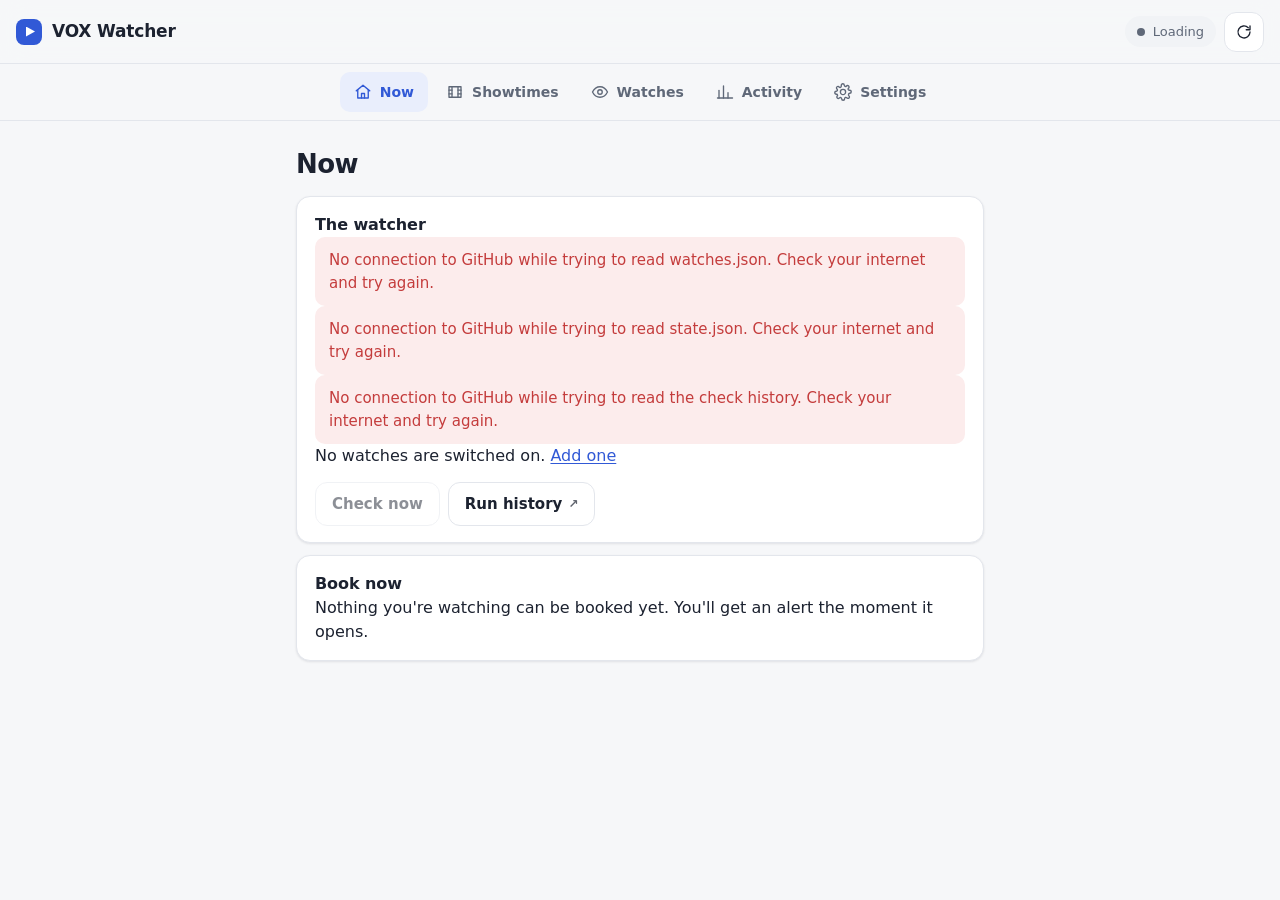
<file: web/index.html>
<!doctype html>
<html lang="en">
<head>
  <meta charset="utf-8">
  <meta name="viewport" content="width=device-width, initial-scale=1, viewport-fit=cover">
  <meta http-equiv="Content-Security-Policy" content="default-src 'none'; script-src 'self'; style-src 'self'; img-src 'self' data:; connect-src 'self' https://api.github.com https://raw.githubusercontent.com; manifest-src 'self'; base-uri 'none'; form-action 'none'">
  <meta name="referrer" content="no-referrer">
  <!-- Used only off GitHub Pages (local preview). On Pages the repository comes from the address. -->
  <meta name="vox-repo" content="eslamelnagar98/vox-watcher">
  <meta name="theme-color" content="#f6f7f9" media="(prefers-color-scheme: light)">
  <meta name="theme-color" content="#0f1115" media="(prefers-color-scheme: dark)">
  <meta name="color-scheme" content="light dark">
  <meta name="apple-mobile-web-app-capable" content="yes">
  <meta name="mobile-web-app-capable" content="yes">
  <meta name="apple-mobile-web-app-status-bar-style" content="default">
  <meta name="apple-mobile-web-app-title" content="VOX Watcher">
  <meta name="description" content="What you can book at VOX, the watcher's health, and your watches.">
  <title>VOX Watcher</title>
  <link rel="manifest" href="manifest.webmanifest">
  <link rel="icon" href="icons/icon.svg" type="image/svg+xml">
  <link rel="apple-touch-icon" href="icons/apple-touch-icon.png">
  <link rel="stylesheet" href="styles.css">
  <script type="module" src="js/app.js"></script>
</head>
<body>
  <header class="app-bar"></header>
  <nav class="tabbar" aria-label="Sections"></nav>
  <main id="main" tabindex="-1"></main>
  <noscript><p class="noscript">VOX Watcher needs JavaScript to read the watcher's state from GitHub.</p></noscript>
</body>
</html>
</file>
<file: web/styles.css>
/* VOX Watcher: calm, quiet, readable.
   One neutral surface, one accent, colour only where it means something
   (bookable = accent, problem = red, healthy = green). System fonts. */

:root {
  color-scheme: light dark;

  --bg: #f6f7f9;
  --surface: #ffffff;
  --surface-2: #f1f3f6;
  --text: #1c2230;
  --muted: #5f6878;
  --border: #e3e6ec;
  --accent: #3159d6;
  --accent-soft: #e9eefc;
  --on-accent: #ffffff;
  --ok: #1f8a4c;
  --ok-soft: #e7f5ec;
  --warn: #a86a12;
  --danger: #c43c3c;
  --danger-soft: #fcecec;

  --radius: 14px;
  --radius-sm: 10px;
  --shadow: 0 1px 2px rgb(16 24 40 / 0.04), 0 1px 3px rgb(16 24 40 / 0.06);
  --bar-h: 64px;
  --tab-h: 64px;
  --font: -apple-system, BlinkMacSystemFont, "Segoe UI", system-ui, Roboto, "Helvetica Neue", Arial, sans-serif;
  --mono: ui-monospace, "SF Mono", "Cascadia Mono", Menlo, Consolas, monospace;
}

@media (prefers-color-scheme: dark) {
  :root {
    --bg: #0f1115;
    --surface: #171a21;
    --surface-2: #1e222b;
    --text: #e7e9ee;
    --muted: #9ba3b2;
    --border: #272c37;
    --accent: #7d9bff;
    --accent-soft: #1d2640;
    --on-accent: #0f1115;
    --ok: #4cc283;
    --ok-soft: #15281e;
    --warn: #e0a54a;
    --danger: #f08080;
    --danger-soft: #2c1819;
    --shadow: none;
  }
}

*, *::before, *::after { box-sizing: border-box; }

html { -webkit-text-size-adjust: 100%; }

body {
  margin: 0;
  background: var(--bg);
  color: var(--text);
  font: 16px/1.5 var(--font);
  -webkit-font-smoothing: antialiased;
}

a { color: var(--accent); text-underline-offset: 2px; }
a:hover { text-decoration-thickness: 2px; }

:focus-visible { outline: 2px solid var(--accent); outline-offset: 2px; border-radius: 6px; }

.icon { width: 22px; height: 22px; fill: none; stroke: currentColor; stroke-width: 1.8; stroke-linecap: round; stroke-linejoin: round; flex: none; }

.sr-only {
  position: absolute; width: 1px; height: 1px; padding: 0; margin: -1px;
  overflow: hidden; clip: rect(0 0 0 0); white-space: nowrap; border: 0;
}

.muted { color: var(--muted); }
.mono { font-family: var(--mono); font-size: 0.8125rem; font-variant-numeric: tabular-nums; white-space: nowrap; color: var(--muted); padding-top: 2px; }

/* ---- App bar ------------------------------------------------------------------------- */

.app-bar {
  position: sticky; top: 0; z-index: 20;
  display: flex; align-items: center; justify-content: space-between; gap: 12px;
  min-height: var(--bar-h);
  padding: env(safe-area-inset-top) max(16px, env(safe-area-inset-right)) 0 max(16px, env(safe-area-inset-left));
  background: color-mix(in srgb, var(--bg) 88%, transparent);
  -webkit-backdrop-filter: saturate(160%) blur(14px);
  backdrop-filter: saturate(160%) blur(14px);
  border-bottom: 1px solid var(--border);
}

.brand {
  display: inline-flex; align-items: center; gap: 10px;
  color: var(--text); text-decoration: none; font-weight: 650; font-size: 1.0625rem; letter-spacing: -0.01em;
}
.brand-mark { width: 26px; height: 26px; border-radius: 8px; background: var(--accent); position: relative; }
.brand-mark::after { content: ""; position: absolute; inset: 8px 7px 8px 10px; background: var(--on-accent); clip-path: polygon(0 0, 100% 50%, 0 100%); }

.head-right { display: flex; align-items: center; gap: 8px; min-width: 0; }

.status {
  margin: 0; display: inline-flex; align-items: center; gap: 8px;
  padding: 6px 12px; border-radius: 999px; background: var(--surface-2);
  color: var(--muted); font-size: 0.8125rem; white-space: nowrap; overflow: hidden; text-overflow: ellipsis;
}
.status .dot { width: 8px; height: 8px; border-radius: 50%; background: var(--muted); flex: none; }
.status.is-ok .dot { background: var(--ok); }
.status.is-busy .dot { background: var(--accent); animation: pulse 1.4s ease-in-out infinite; }
.status.is-bad { color: var(--danger); background: var(--danger-soft); }
.status.is-bad .dot { background: var(--danger); }

@keyframes pulse { 50% { opacity: 0.35; } }

.icon-btn {
  display: inline-grid; place-items: center; width: 40px; height: 40px; flex: none;
  border: 1px solid var(--border); border-radius: 12px; background: var(--surface); color: var(--text); cursor: pointer;
}
.icon-btn:hover { background: var(--surface-2); }
.icon-btn:disabled { opacity: 0.5; cursor: default; }
.icon-btn .icon { width: 18px; height: 18px; }

/* ---- Tabs: bottom bar on phones, top bar on wider screens ------------------------------ */

.tabbar {
  position: fixed; inset: auto 0 0 0; z-index: 20;
  display: grid; grid-template-columns: repeat(5, 1fr);
  padding: 0 env(safe-area-inset-right) env(safe-area-inset-bottom) env(safe-area-inset-left);
  background: color-mix(in srgb, var(--surface) 92%, transparent);
  -webkit-backdrop-filter: saturate(160%) blur(14px);
  backdrop-filter: saturate(160%) blur(14px);
  border-top: 1px solid var(--border);
}

.tab {
  position: relative;
  display: flex; flex-direction: column; align-items: center; justify-content: center; gap: 3px;
  min-height: var(--tab-h); padding: 6px 2px;
  color: var(--muted); text-decoration: none; font-size: 0.6875rem; font-weight: 600;
}
.tab[aria-current="page"] { color: var(--accent); }
.tab:hover { color: var(--text); }
.tab[aria-current="page"]:hover { color: var(--accent); }

.tab-badge {
  position: absolute; top: 6px; left: calc(50% + 6px);
  min-width: 18px; height: 18px; padding: 0 5px; border-radius: 9px;
  background: var(--accent); color: var(--on-accent); font-size: 0.6875rem; line-height: 18px; text-align: center;
}

main {
  max-width: 720px; margin: 0 auto;
  padding: 20px max(16px, env(safe-area-inset-right)) calc(var(--tab-h) + 32px + env(safe-area-inset-bottom)) max(16px, env(safe-area-inset-left));
  outline: none;
}
main:focus, main:focus-visible { outline: none; }

@media (min-width: 760px) {
  .tabbar {
    position: sticky; top: var(--bar-h); inset: auto; z-index: 19;
    display: flex; justify-content: center; gap: 4px;
    padding: 8px 16px; background: var(--bg); border-top: 0; border-bottom: 1px solid var(--border);
    -webkit-backdrop-filter: none; backdrop-filter: none;
  }
  .tab {
    flex-direction: row; gap: 8px; min-height: 40px; padding: 0 14px; border-radius: 10px; font-size: 0.875rem;
  }
  .tab .icon { width: 18px; height: 18px; }
  .tab[aria-current="page"] { background: var(--accent-soft); }
  .tab:hover { background: var(--surface-2); }
  .tab-badge { position: static; }
  main { padding-top: 28px; padding-bottom: 48px; }
}

/* ---- Page ---------------------------------------------------------------------------- */

.page-head { margin-bottom: 16px; }
.page-title { margin: 0; font-size: 1.625rem; line-height: 1.2; font-weight: 700; letter-spacing: -0.02em; }
.page-intro { margin: 6px 0 0; color: var(--muted); font-size: 0.9375rem; }

.section-label {
  margin: 12px 4px 0; font-size: 0.8125rem; font-weight: 650; text-transform: uppercase; letter-spacing: 0.06em; color: var(--muted);
}

.cards { display: grid; gap: 12px; }

.card {
  background: var(--surface); border: 1px solid var(--border); border-radius: var(--radius);
  box-shadow: var(--shadow); padding: 16px 18px;
  min-width: 0;
}
.card > * + * { margin-top: 10px; }
.card p { margin: 0; }
.card.is-pending { opacity: 0.7; }
.card-title { margin: 0; font-size: 1rem; font-weight: 650; letter-spacing: -0.005em; }

.notice {
  margin: 0 0 12px; padding: 12px 14px; border-radius: var(--radius-sm);
  background: var(--surface-2); color: var(--text); font-size: 0.9375rem;
}
.cards .notice, .card .notice { margin: 0; }
.notice--error { background: var(--danger-soft); color: var(--danger); }
.notice--error a { color: inherit; font-weight: 600; }
.notice--ok { background: var(--ok-soft); color: var(--ok); }
.noscript { padding: 24px; text-align: center; }

.plain { list-style: none; margin: 0; padding: 0; display: grid; gap: 8px; }
.steps { margin: 0; padding-left: 20px; display: grid; gap: 6px; }

.pill {
  display: inline-block; padding: 2px 10px; border-radius: 999px; font-size: 0.75rem; font-weight: 650;
}
.pill--on { background: var(--ok-soft); color: var(--ok); }
.pill--off { background: var(--surface-2); color: var(--muted); }

/* ---- Buttons ------------------------------------------------------------------------- */

.actions { display: flex; flex-wrap: wrap; align-items: center; gap: 8px; }
.card .actions { margin-top: 14px; }

.btn {
  display: inline-flex; align-items: center; justify-content: center; gap: 6px;
  min-height: 44px; padding: 0 16px;
  border: 1px solid var(--border); border-radius: 12px;
  background: var(--surface); color: var(--text);
  font: inherit; font-size: 0.9375rem; font-weight: 600; text-decoration: none; cursor: pointer;
  transition: background-color 0.15s ease, border-color 0.15s ease;
}
.btn:hover { background: var(--surface-2); }
.btn:disabled { opacity: 0.5; cursor: not-allowed; }
.btn-primary { background: var(--accent); border-color: var(--accent); color: var(--on-accent); }
.btn-primary:hover { background: color-mix(in srgb, var(--accent) 88%, black); }
.btn-small { min-height: 36px; padding: 0 12px; font-size: 0.875rem; }
.btn-danger { color: var(--danger); }
.btn-danger.is-armed { background: var(--danger); border-color: var(--danger); color: #fff; }
.arrow { font-size: 0.8em; opacity: 0.7; }

/* ---- Book now ------------------------------------------------------------------------ */

.bookings { list-style: none; margin: 0; padding: 0; }
.booking {
  display: grid; grid-template-columns: auto 1fr auto; align-items: center; gap: 14px;
  padding: 12px 0; border-top: 1px solid var(--border);
}
.booking:first-child { border-top: 0; padding-top: 4px; }
.booking-when { display: grid; line-height: 1.25; min-width: 76px; }
.booking-when .time { font-size: 1.125rem; font-weight: 700; font-variant-numeric: tabular-nums; }
.booking-date { color: var(--muted); font-size: 0.8125rem; }
.booking-what { min-width: 0; color: var(--muted); font-size: 0.875rem; }
.booking .btn { min-height: 40px; padding: 0 18px; }

.exp {
  display: inline-block; padding: 1px 8px; border-radius: 6px; margin-right: 4px;
  background: var(--surface-2); color: var(--text); font-size: 0.75rem; font-weight: 650; letter-spacing: 0.02em;
}

/* ---- Showtimes ----------------------------------------------------------------------- */

.day { border-top: 1px solid var(--border); padding-top: 12px; }
.day-title { margin: 0 0 8px; font-size: 0.9375rem; font-weight: 650; }
.day--folded > summary {
  display: flex; flex-wrap: wrap; align-items: baseline; gap: 4px 10px; cursor: pointer; list-style: none;
}
.day--folded > summary::-webkit-details-marker { display: none; }
.day--folded > summary::before { content: "›"; color: var(--muted); transition: transform 0.15s ease; }
.day--folded[open] > summary::before { transform: rotate(90deg); }
.day--folded > summary .day-title { margin: 0; }
.day--folded[open] > summary { margin-bottom: 8px; }
.day .muted { font-size: 0.8125rem; }

.exp-row { display: grid; grid-template-columns: 80px 1fr; align-items: start; gap: 8px; padding: 4px 0; }
.exp-row .exp { justify-self: start; margin-top: 6px; }

.times { list-style: none; margin: 0; padding: 0; display: flex; flex-wrap: wrap; gap: 6px; }
.time-chip {
  display: inline-flex; align-items: center; gap: 4px;
  min-height: 34px; padding: 0 12px; border-radius: 9px;
  font-size: 0.875rem; font-weight: 600; font-variant-numeric: tabular-nums; text-decoration: none;
}
.time-chip.is-open { background: var(--accent); color: var(--on-accent); }
.time-chip.is-open:hover { background: color-mix(in srgb, var(--accent) 88%, black); }
.time-chip.is-down { background: var(--surface-2); color: var(--muted); font-weight: 500; }
.time-chip.is-sold { text-decoration: line-through; opacity: 0.7; }
.time-chip .arrow { opacity: 0.8; }

/* ---- Forms --------------------------------------------------------------------------- */

.editor { display: grid; gap: 22px; }
.field { margin: 0; padding: 0; border: 0; min-width: 0; display: grid; gap: 8px; }
.field > legend, .field > label {
  padding: 0; margin-bottom: 2px; font-size: 0.875rem; font-weight: 650;
}
.field > legend + .muted, .field .muted { font-size: 0.8125rem; }
.field-error { margin: 0; color: var(--danger); font-size: 0.875rem; }

input[type="text"], input[type="search"], input[type="password"], input[type="date"], input[type="time"] {
  width: 100%; min-height: 44px; padding: 0 12px;
  border: 1px solid var(--border); border-radius: 10px;
  background: var(--surface); color: var(--text);
  font: inherit; font-size: 1rem;
}
input:focus { outline: none; border-color: var(--accent); box-shadow: 0 0 0 3px var(--accent-soft); }
input::placeholder { color: var(--muted); opacity: 0.8; }

.pair { display: grid; grid-template-columns: 1fr 1fr; gap: 10px; }
.pair label { display: grid; gap: 4px; font-size: 0.8125rem; color: var(--muted); font-weight: 600; }

.inline-add { display: grid; grid-template-columns: 1fr auto; gap: 8px; align-items: center; }
.inline-add label { grid-column: 1 / -1; font-size: 0.8125rem; color: var(--muted); }

.chips { display: flex; flex-wrap: wrap; gap: 8px; }
.chip {
  position: relative; display: inline-flex; align-items: center; gap: 6px;
  min-height: 38px; padding: 0 14px; border-radius: 999px;
  border: 1px solid var(--border); background: var(--surface);
  font-size: 0.875rem; cursor: pointer; user-select: none;
}
.chip input { position: absolute; opacity: 0; width: 1px; height: 1px; }
.chip:has(input:checked) { background: var(--accent-soft); border-color: var(--accent); color: var(--accent); font-weight: 600; }
.chip:has(input:checked)::before { content: "✓"; font-size: 0.8em; }
.chip:has(input:focus-visible) { outline: 2px solid var(--accent); outline-offset: 2px; }
.chip .muted { font-weight: 400; }

.editor-actions {
  position: sticky; bottom: calc(var(--tab-h) + env(safe-area-inset-bottom));
  margin: 0 -18px -16px; padding: 12px 18px;
  background: var(--surface);
  border-top: 1px solid var(--border); border-radius: 0 0 var(--radius) var(--radius);
}
.editor-actions .muted { flex-basis: 100%; font-size: 0.8125rem; }
.field > .chip { justify-self: start; }
@media (min-width: 760px) { .editor-actions { bottom: 0; } }

/* ---- Activity ------------------------------------------------------------------------ */

.ledger { list-style: none; margin: 0; padding: 0; }
.ledger > li {
  display: grid; grid-template-columns: max-content 1fr; gap: 4px 14px; padding: 10px 0; border-top: 1px solid var(--border);
  font-size: 0.9375rem;
}
.ledger > li:first-child { border-top: 0; padding-top: 2px; }
.ev { grid-template-columns: max-content auto 1fr; }
.ev-kind { font-size: 0.8125rem; font-weight: 650; color: var(--muted); white-space: nowrap; }
.ev-kind.is-open { color: var(--ok); }
.ev-link { display: block; font-size: 0.8125rem; margin-top: 2px; }
@media (max-width: 480px) {
  .ev { grid-template-columns: max-content 1fr; }
  .ev > :last-child { grid-column: 2; }
}

.ledger-table { width: 100%; border-collapse: collapse; font-size: 0.9375rem; }
.ledger-table th, .ledger-table td { text-align: left; padding: 8px 6px; border-top: 1px solid var(--border); }
.ledger-table thead th { border-top: 0; color: var(--muted); font-size: 0.8125rem; font-weight: 600; }

.bars { margin: 0; display: grid; grid-template-columns: repeat(7, 1fr); gap: 8px; align-items: end; height: 84px; }
.bar { display: grid; grid-template-rows: 1fr auto; height: 100%; gap: 6px; text-align: center; }
.bar-fill {
  align-self: end; height: calc(var(--v, 0) * 100%); min-height: 3px;
  background: var(--accent); border-radius: 5px 5px 2px 2px; opacity: 0.7;
}
.bar-label { font-size: 0.75rem; color: var(--muted); }

.hours { margin: 0; }
.hour-bars { display: grid; grid-template-columns: repeat(24, 1fr); gap: 2px; align-items: end; height: 40px; }
.hour { display: block; height: calc(var(--v, 0) * 100%); min-height: 2px; background: var(--accent); opacity: 0.6; border-radius: 2px; }
.hour-axis { display: flex; justify-content: space-between; margin-top: 4px; font-size: 0.6875rem; color: var(--muted); }

@media (prefers-reduced-motion: reduce) {
  *, *::before, *::after { animation: none !important; transition: none !important; }
}
</file>
